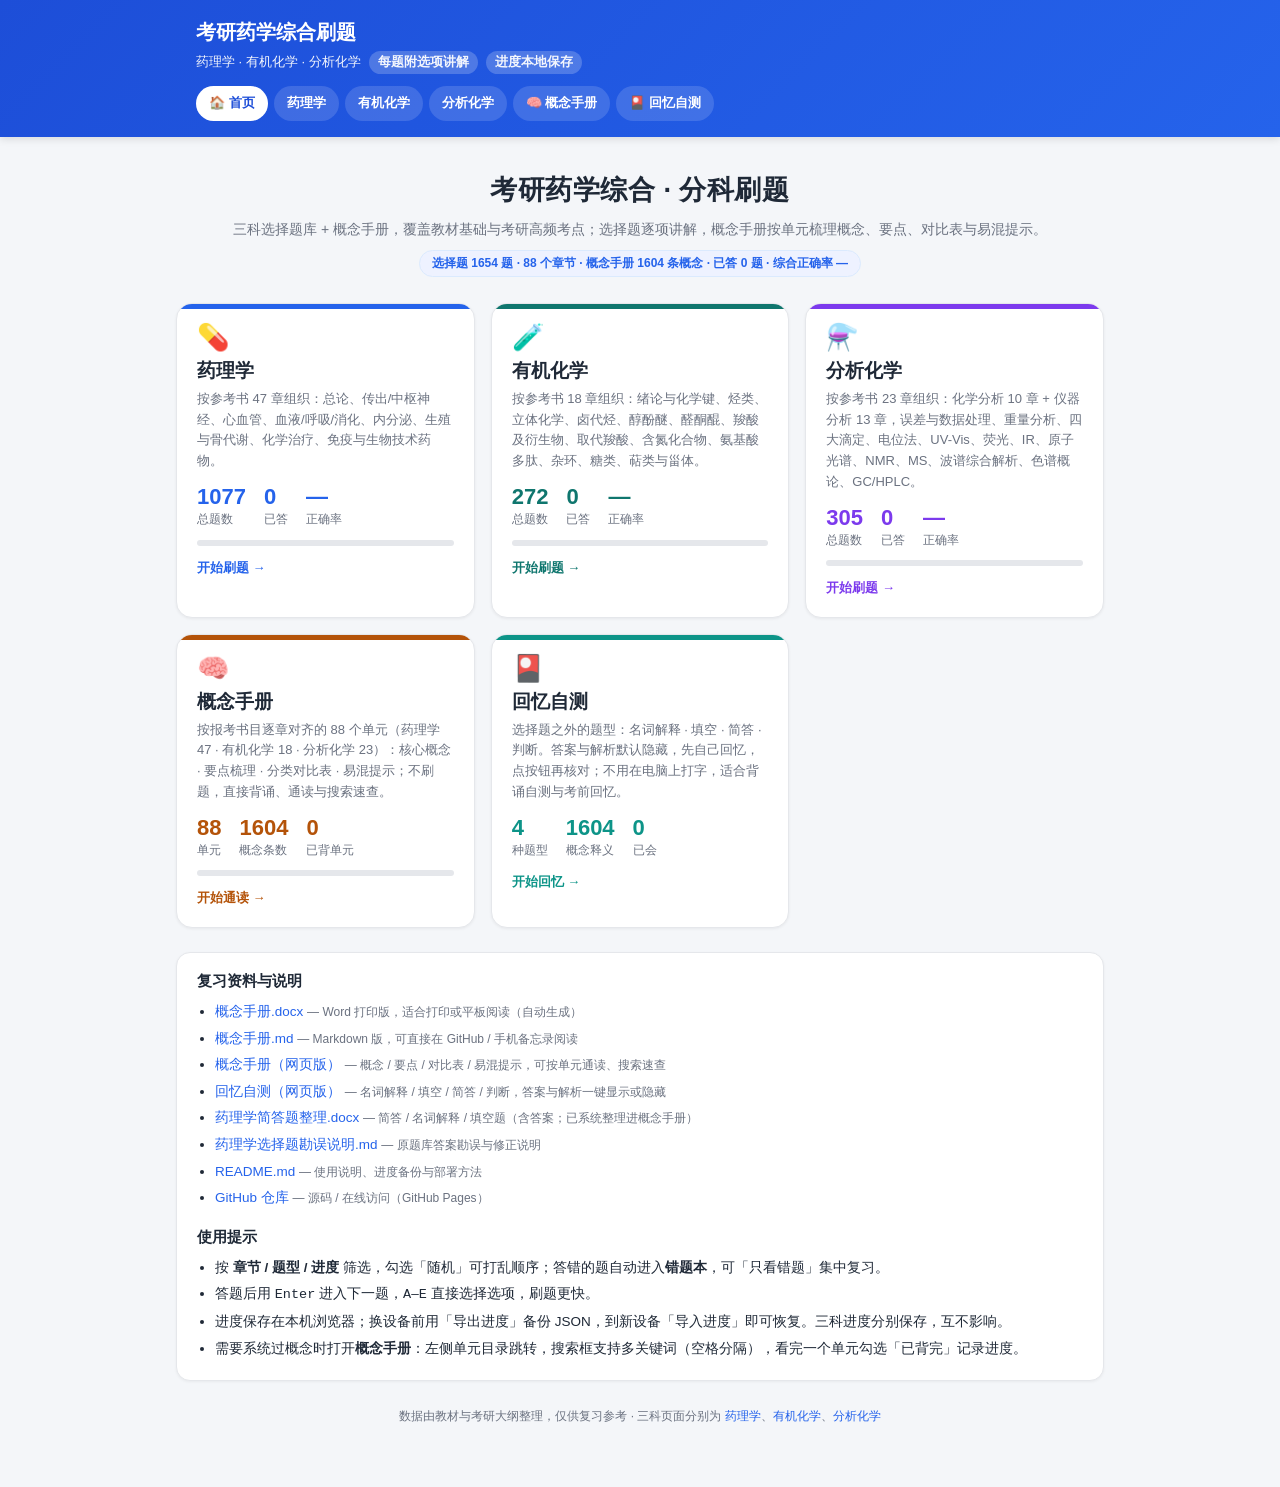
<file: index.html>
<!DOCTYPE html>
<html lang="zh-CN">
<head>
<meta charset="UTF-8">
<meta name="viewport" content="width=device-width, initial-scale=1.0">
<title>考研药学综合刷题 · 药理学 / 有机化学 / 分析化学</title>
<link rel="stylesheet" href="assets/quiz.css">
</head>
<body>
<header class="top">
  <div class="top-inner">
    <div>
      <h1>考研药学综合刷题</h1>
      <div class="sub">药理学 · 有机化学 · 分析化学<span class="pill">每题附选项讲解</span><span class="pill">进度本地保存</span></div>
    </div>
    <nav class="subject-nav">
      <a href="index.html" class="active">🏠 首页</a>
      <a href="pharm.html">药理学</a>
      <a href="organic.html">有机化学</a>
      <a href="analytical.html">分析化学</a>
      <a href="concept.html">🧠 概念手册</a>
      <a href="recall.html">🎴 回忆自测</a>
    </nav>
  </div>
</header>

<div class="hub-wrap">
  <div class="hero">
    <h1>考研药学综合 · 分科刷题</h1>
    <p>三科选择题库 + 概念手册，覆盖教材基础与考研高频考点；选择题逐项讲解，概念手册按单元梳理概念、要点、对比表与易混提示。</p>
    <div class="tag">选择题 <span id="grandTotal">—</span> 题 · <span id="grandChapters">—</span> 个章节 · 概念手册 <span id="grandConcept">—</span> 条概念 · 已答 <span id="grandAnswered">—</span> 题 · 综合正确率 <span id="grandRate">—</span></div>
  </div>

  <div class="subjects">
    <a class="subject-card" href="pharm.html" style="--card-accent:#2563eb">
      <div class="subject-emoji">💊</div>
      <h2>药理学</h2>
      <p class="desc">按参考书 47 章组织：总论、传出/中枢神经、心血管、血液/呼吸/消化、内分泌、生殖与骨代谢、化学治疗、免疫与生物技术药物。</p>
      <div class="mini-stats">
        <div class="mini-stat"><div class="n" id="total-pharm">—</div><div class="l">总题数</div></div>
        <div class="mini-stat"><div class="n" id="answered-pharm">—</div><div class="l">已答</div></div>
        <div class="mini-stat"><div class="n" id="rate-pharm">—</div><div class="l">正确率</div></div>
      </div>
      <div class="mini-bar"><div id="bar-pharm"></div></div>
      <div class="go">开始刷题 →</div>
    </a>

    <a class="subject-card" href="organic.html" style="--card-accent:#0f766e">
      <div class="subject-emoji">🧪</div>
      <h2>有机化学</h2>
      <p class="desc">按参考书 18 章组织：绪论与化学键、烃类、立体化学、卤代烃、醇酚醚、醛酮醌、羧酸及衍生物、取代羧酸、含氮化合物、氨基酸多肽、杂环、糖类、萜类与甾体。</p>
      <div class="mini-stats">
        <div class="mini-stat"><div class="n" id="total-organic">—</div><div class="l">总题数</div></div>
        <div class="mini-stat"><div class="n" id="answered-organic">—</div><div class="l">已答</div></div>
        <div class="mini-stat"><div class="n" id="rate-organic">—</div><div class="l">正确率</div></div>
      </div>
      <div class="mini-bar"><div id="bar-organic"></div></div>
      <div class="go">开始刷题 →</div>
    </a>

    <a class="subject-card" href="analytical.html" style="--card-accent:#7c3aed">
      <div class="subject-emoji">⚗️</div>
      <h2>分析化学</h2>
      <p class="desc">按参考书 23 章组织：化学分析 10 章 + 仪器分析 13 章，误差与数据处理、重量分析、四大滴定、电位法、UV-Vis、荧光、IR、原子光谱、NMR、MS、波谱综合解析、色谱概论、GC/HPLC。</p>
      <div class="mini-stats">
        <div class="mini-stat"><div class="n" id="total-analytical">—</div><div class="l">总题数</div></div>
        <div class="mini-stat"><div class="n" id="answered-analytical">—</div><div class="l">已答</div></div>
        <div class="mini-stat"><div class="n" id="rate-analytical">—</div><div class="l">正确率</div></div>
      </div>
      <div class="mini-bar"><div id="bar-analytical"></div></div>
      <div class="go">开始刷题 →</div>
    </a>

    <a class="subject-card" href="concept.html" style="--card-accent:#b45309">
      <div class="subject-emoji">🧠</div>
      <h2>概念手册</h2>
      <p class="desc">按报考书目逐章对齐的 88 个单元（药理学 47 · 有机化学 18 · 分析化学 23）：核心概念 · 要点梳理 · 分类对比表 · 易混提示；不刷题，直接背诵、通读与搜索速查。</p>
      <div class="mini-stats">
        <div class="mini-stat"><div class="n" id="total-handbook">—</div><div class="l">单元</div></div>
        <div class="mini-stat"><div class="n" id="defs-handbook">—</div><div class="l">概念条数</div></div>
        <div class="mini-stat"><div class="n" id="learned-handbook">—</div><div class="l">已背单元</div></div>
      </div>
      <div class="mini-bar"><div id="bar-handbook"></div></div>
      <div class="go">开始通读 →</div>
    </a>

    <a class="subject-card" href="recall.html" style="--card-accent:#0d9488">
      <div class="subject-emoji">🎴</div>
      <h2>回忆自测</h2>
      <p class="desc">选择题之外的题型：名词解释 · 填空 · 简答 · 判断。答案与解析默认隐藏，先自己回忆，点按钮再核对；不用在电脑上打字，适合背诵自测与考前回忆。</p>
      <div class="mini-stats">
        <div class="mini-stat"><div class="n">4</div><div class="l">种题型</div></div>
        <div class="mini-stat"><div class="n" id="recall-defs">—</div><div class="l">概念释义</div></div>
        <div class="mini-stat"><div class="n" id="recall-known">—</div><div class="l">已会</div></div>
      </div>
      <div class="go">开始回忆 →</div>
    </a>
  </div>

  <div class="resources">
    <h3>复习资料与说明</h3>
    <ul>
      <li><a href="概念手册.docx">概念手册.docx</a> <span class="meta">— Word 打印版，适合打印或平板阅读（自动生成）</span></li>
      <li><a href="概念手册.md">概念手册.md</a> <span class="meta">— Markdown 版，可直接在 GitHub / 手机备忘录阅读</span></li>
      <li><a href="concept.html">概念手册（网页版）</a> <span class="meta">— 概念 / 要点 / 对比表 / 易混提示，可按单元通读、搜索速查</span></li>
      <li><a href="recall.html">回忆自测（网页版）</a> <span class="meta">— 名词解释 / 填空 / 简答 / 判断，答案与解析一键显示或隐藏</span></li>
      <li><a href="药理学简答题整理.docx">药理学简答题整理.docx</a> <span class="meta">— 简答 / 名词解释 / 填空题（含答案；已系统整理进概念手册）</span></li>
      <li><a href="药理学选择题勘误说明.md">药理学选择题勘误说明.md</a> <span class="meta">— 原题库答案勘误与修正说明</span></li>
      <li><a href="README.md">README.md</a> <span class="meta">— 使用说明、进度备份与部署方法</span></li>
      <li><a href="https://github.com/bennetgreen-bilibili/shuatizhushou" target="_blank" rel="noopener">GitHub 仓库</a> <span class="meta">— 源码 / 在线访问（GitHub Pages）</span></li>
    </ul>
    <h3 style="margin-top:16px">使用提示</h3>
    <ul>
      <li>按 <b>章节 / 题型 / 进度</b> 筛选，勾选「随机」可打乱顺序；答错的题自动进入<b>错题本</b>，可「只看错题」集中复习。</li>
      <li>答题后用 <kbd>Enter</kbd> 进入下一题，<kbd>A</kbd>–<kbd>E</kbd> 直接选择选项，刷题更快。</li>
      <li>进度保存在本机浏览器；换设备前用「导出进度」备份 JSON，到新设备「导入进度」即可恢复。三科进度分别保存，互不影响。</li>
      <li>需要系统过概念时打开<b>概念手册</b>：左侧单元目录跳转，搜索框支持多关键词（空格分隔），看完一个单元勾选「已背完」记录进度。</li>
    </ul>
  </div>

  <div class="hub-foot">
    数据由教材与考研大纲整理，仅供复习参考 · 三科页面分别为
    <a href="pharm.html">药理学</a>、<a href="organic.html">有机化学</a>、<a href="analytical.html">分析化学</a>
  </div>
</div>

<script src="data/pharm.js"></script>
<script src="data/organic.js"></script>
<script src="data/analytical.js"></script>
<script src="data/handbook-pharm.js"></script>
<script src="data/handbook-organic.js"></script>
<script src="data/handbook-analytical.js"></script>
<script>
(function(){
  var SUBJECTS = [
    { id: "pharm", data: ["PHARM_DATA"], key: "pharm_progress_v3" },
    { id: "organic", data: ["ORGANIC_DATA"], key: "organic_progress_v3" },
    { id: "analytical", data: ["ANALYTICAL_DATA"], key: "analytical_progress_v3" }
  ];
  function gather(names){
    var chapters = [];
    names.forEach(function(n){
      var d = window[n];
      if(d && d.chapters && d.chapters.length) chapters = chapters.concat(d.chapters);
    });
    return chapters;
  }
  function subjectStats(chapters, key){
    var total = 0, ids = {};
    chapters.forEach(function(ch){
      (ch.questions || []).forEach(function(q){ total++; ids[q.id] = 1; });
    });
    var answered = 0, attempts = 0, correct = 0;
    try{
      var p = JSON.parse(localStorage.getItem(key) || "null");
      if(p && p.stats){
        Object.keys(p.stats).forEach(function(id){
          if(!ids[id]) return;
          var st = p.stats[id] || {};
          var c = st.c || 0, w = st.w || 0;
          if(c + w > 0){ answered++; attempts += c + w; correct += c; }
        });
      }
    }catch(e){}
    return { total: total, answered: answered, attempts: attempts, correct: correct,
             rate: attempts ? Math.round(correct / attempts * 100) : null };
  }
  function setText(id, text){ var el = document.getElementById(id); if(el) el.textContent = text; }
  var grand = { total: 0, answered: 0, attempts: 0, correct: 0 };
  SUBJECTS.forEach(function(s){
    var chapters = gather(s.data);
    var st = subjectStats(chapters, s.key);
    setText("total-" + s.id, st.total || "—");
    setText("answered-" + s.id, st.answered);
    setText("rate-" + s.id, st.rate === null ? "—" : st.rate + "%");
    var bar = document.getElementById("bar-" + s.id);
    if(bar) bar.style.width = (st.total ? Math.round(st.answered / st.total * 100) : 0) + "%";
    grand.total += st.total; grand.answered += st.answered;
    grand.attempts += st.attempts; grand.correct += st.correct;
  });
  setText("grandTotal", grand.total || "—");
  var HANDBOOK = [
    { data: "HANDBOOK_PHARM", key: "handbook_pharm_v2" },
    { data: "HANDBOOK_ORGANIC", key: "handbook_organic_v2" },
    { data: "HANDBOOK_ANALYTICAL", key: "handbook_analytical_v2" }
  ];
  var hbUnits = 0, hbDefs = 0, hbLearned = 0;
  HANDBOOK.forEach(function(s){
    var d = window[s.data];
    if(!d || !d.chapters) return;
    hbUnits += d.chapters.length;
    d.chapters.forEach(function(ch){
      (ch.blocks || []).forEach(function(b){
        if(b.t === "defs") hbDefs += (b.items || []).length;
      });
    });
    try{
      var p = JSON.parse(localStorage.getItem(s.key) || "null");
      if(p && Array.isArray(p.learned)) hbLearned += p.learned.length;
    }catch(e){}
  });
  setText("grandConcept", hbDefs || "—");
  setText("recall-defs", hbDefs || "—");
  var recallKnown = 0;
  ["recall_pharm_v1", "recall_organic_v1", "recall_analytical_v1"].forEach(function (k) {
    try {
      var rp = JSON.parse(localStorage.getItem(k) || "null");
      if (rp && Array.isArray(rp.known)) recallKnown += rp.known.length;
    } catch (e) {}
  });
  setText("recall-known", recallKnown);
  setText("total-handbook", hbUnits || "—");
  setText("defs-handbook", hbDefs || "—");
  setText("learned-handbook", hbLearned);
  var hbar = document.getElementById("bar-handbook");
  if(hbar) hbar.style.width = (hbUnits ? Math.round(hbLearned / hbUnits * 100) : 0) + "%";
  var chapCount = 0;
  SUBJECTS.forEach(function(s){ chapCount += gather(s.data).length; });
  setText("grandChapters", chapCount || "—");
  setText("grandAnswered", grand.answered);
  setText("grandRate", grand.attempts ? Math.round(grand.correct / grand.attempts * 100) + "%" : "—");
})();
</script>
</body>
</html>
</file>
<file: assets/quiz.css>
:root{
  --bg:#f4f6f9; --card:#ffffff; --ink:#1f2937; --sub:#6b7280;
  --brand:#2563eb; --brand-2:#1d4ed8; --ok:#16a34a; --ok-bg:#ecfdf5;
  --bad:#dc2626; --bad-bg:#fef2f2; --line:#e5e7eb; --accent:#f59e0b;
}
*{box-sizing:border-box}
body{margin:0;font-family:-apple-system,"Segoe UI","Microsoft YaHei","PingFang SC",sans-serif;background:var(--bg);color:var(--ink);line-height:1.6}
.top{background:linear-gradient(135deg,var(--brand-2),var(--brand));color:#fff;padding:16px 0;box-shadow:0 2px 8px rgba(0,0,0,.12)}
.top-inner{max-width:920px;margin:0 auto;padding:0 16px;display:flex;flex-wrap:wrap;gap:12px 18px;align-items:center;justify-content:space-between}
.top h1{margin:0;font-size:20px;font-weight:700}
.top .sub{margin:3px 0 0;font-size:13px;opacity:.95}
.top .sub .pill{background:rgba(255,255,255,.22);padding:1px 9px;border-radius:999px;margin-left:8px;font-weight:600;display:inline-block;white-space:nowrap}
.subject-nav{display:flex;gap:6px;flex-wrap:wrap}
.subject-nav a{color:#fff;text-decoration:none;font-size:13px;padding:6px 12px;border-radius:999px;background:rgba(255,255,255,.14);border:1px solid transparent;font-weight:600;transition:background .15s}
.subject-nav a:hover{background:rgba(255,255,255,.28)}
.subject-nav a.active{background:#fff;color:var(--brand-2)}
.wrap{max-width:920px;margin:0 auto;padding:20px 16px 60px}
.controls{background:var(--card);border:1px solid var(--line);border-radius:12px;padding:14px 16px;display:flex;flex-wrap:wrap;gap:10px 12px;align-items:center;margin-bottom:16px;box-shadow:0 1px 3px rgba(0,0,0,.05)}
.controls label{font-size:13px;color:var(--sub);display:inline-flex;align-items:center;gap:5px;cursor:pointer}
.controls select,.controls button{font-size:14px;padding:8px 12px;border-radius:8px;border:1px solid var(--line);background:#fff;color:var(--ink);cursor:pointer}
.controls select{max-width:330px}
.controls button:hover{border-color:var(--brand)}
.btn-primary{background:var(--brand)!important;color:#fff!important;border:none!important;font-weight:600}
.btn-primary:hover{background:var(--brand-2)!important}
.btn-ghost{background:#fff!important}
.btn-danger{color:var(--bad)!important;border-color:#fecaca!important}
.btn-danger:hover{border-color:var(--bad)!important}
.badge{display:inline-block;font-size:12px;padding:2px 8px;border-radius:999px;background:#eef2ff;color:var(--brand);font-weight:600;margin-right:6px;vertical-align:2px}
.badge.X{background:#fef3c7;color:#b45309}
.badge.C{background:#fce7f3;color:#be185d}
.badge.B{background:#e0f2fe;color:#0369a1}
.badge.wrong-tag{background:var(--bad-bg);color:var(--bad)}
.badge.ok-tag{background:var(--ok-bg);color:var(--ok)}
.badge.new-tag{background:#f3f4f6;color:#9ca3af}
.progress{height:6px;background:var(--line);border-radius:999px;overflow:hidden;margin-bottom:16px}
.progress>div{height:100%;background:var(--brand);transition:width .2s}
.card{background:var(--card);border:1px solid var(--line);border-radius:14px;padding:20px 22px;box-shadow:0 1px 3px rgba(0,0,0,.05);margin-bottom:16px}
.q-head{display:flex;justify-content:space-between;align-items:baseline;gap:10px;margin-bottom:10px}
.q-meta{font-size:13px;color:var(--sub)}
.stem{font-size:17px;font-weight:600;margin-bottom:6px;white-space:pre-wrap}
.opt{display:flex;align-items:flex-start;gap:10px;border:1.5px solid var(--line);border-radius:10px;padding:11px 14px;margin:8px 0;cursor:pointer;transition:all .12s;background:#fff}
.opt:hover{border-color:var(--brand);background:#f8faff}
.opt .k{flex:none;width:26px;height:26px;border-radius:50%;background:#eef2ff;color:var(--brand);font-weight:700;display:flex;align-items:center;justify-content:center;font-size:14px}
.opt .t{font-size:15px;word-break:break-word;white-space:pre-wrap}
.opt.selected{border-color:var(--brand);background:#eef4ff;box-shadow:0 0 0 1px var(--brand)}
.opt.correct{border-color:var(--ok);background:var(--ok-bg)}
.opt.correct .k{background:var(--ok);color:#fff}
.opt.wrong{border-color:var(--bad);background:var(--bad-bg)}
.opt.wrong .k{background:var(--bad);color:#fff}
.opt.disabled{cursor:default}
.actions{display:flex;flex-wrap:wrap;gap:10px;margin-top:14px}
.actions button{font-size:15px;padding:10px 18px;border-radius:10px;border:1px solid var(--line);background:#fff;cursor:pointer;font-weight:600}
.actions button:hover{border-color:var(--brand)}
.explain{display:none;margin-top:16px;border-top:1px dashed var(--line);padding-top:14px}
.explain.show{display:block}
.explain .verdict{font-size:16px;font-weight:700;margin-bottom:10px}
.explain .verdict.ok{color:var(--ok)}
.explain .verdict.no{color:var(--bad)}
.explain .rationale{background:#f8fafc;border-left:4px solid var(--brand);padding:10px 14px;border-radius:8px;margin-bottom:12px;font-size:14px}
.exp-item{display:flex;gap:8px;padding:6px 0;border-bottom:1px solid #f1f5f9;font-size:14px}
.exp-item:last-child{border-bottom:none}
.exp-item .ek{flex:none;width:22px;height:22px;border-radius:6px;background:#eef2ff;color:var(--brand);font-weight:700;display:flex;align-items:center;justify-content:center;font-size:13px}
.exp-item.is-ok .ek{background:var(--ok);color:#fff}
.exp-item.is-no .ek{background:var(--bad);color:#fff}
.wrong-note{margin-top:10px;font-size:13px;color:var(--sub);background:#fff7ed;border:1px solid #fed7aa;padding:8px 12px;border-radius:8px;display:none}
.wrong-note.show{display:block}
.summary{display:none}
.summary.show{display:block}
.stat-row{display:flex;gap:16px;flex-wrap:wrap;margin-bottom:14px}
.stat{flex:1;min-width:120px;background:#f8fafc;border:1px solid var(--line);border-radius:10px;padding:14px;text-align:center}
.stat .n{font-size:26px;font-weight:800;color:var(--brand)}
.stat .l{font-size:13px;color:var(--sub)}
.empty{padding:40px;text-align:center;color:var(--sub)}
.empty .big{font-size:40px;margin-bottom:8px}
.foot{color:var(--sub);font-size:12px;text-align:center;margin-top:20px;line-height:1.9}
.hint{font-size:13px;color:var(--sub);margin-top:6px}
.hint kbd{background:#f3f4f6;border:1px solid var(--line);border-bottom-width:2px;border-radius:4px;padding:0 5px;font-size:12px;font-family:inherit}
@media(max-width:600px){
  .stem{font-size:16px}.opt .t{font-size:14px}
  .controls{flex-direction:column;align-items:stretch}
  .controls select{max-width:none}
}

/* ---------- 首页 hub ---------- */
.hub-wrap{max-width:960px;margin:0 auto;padding:28px 16px 60px}
.hero{text-align:center;margin:4px 0 26px}
.hero h1{font-size:27px;margin:0 0 6px;letter-spacing:.5px}
.hero p{color:var(--sub);margin:0;font-size:14px}
.hero .tag{display:inline-block;margin-top:10px;font-size:12px;font-weight:700;color:var(--brand);background:#eef2ff;border:1px solid #dbeafe;border-radius:999px;padding:3px 12px}
.subjects{display:grid;grid-template-columns:repeat(auto-fit,minmax(250px,1fr));gap:16px;margin:24px 0}
.subject-card{display:block;text-decoration:none;color:inherit;background:#fff;border:1px solid var(--line);border-radius:16px;padding:20px 20px 18px;box-shadow:0 1px 3px rgba(0,0,0,.06);position:relative;overflow:hidden;transition:transform .15s,box-shadow .15s}
.subject-card:hover{transform:translateY(-3px);box-shadow:0 10px 24px rgba(15,23,42,.12)}
.subject-card::before{content:"";position:absolute;left:0;top:0;right:0;height:5px;background:var(--card-accent,#2563eb)}
.subject-emoji{font-size:26px;line-height:1}
.subject-card h2{margin:6px 0 2px;font-size:19px}
.subject-card .desc{margin:0 0 12px;font-size:13px;color:var(--sub)}
.mini-stats{display:flex;gap:18px;margin-bottom:10px}
.mini-stat .n{font-size:22px;font-weight:800;color:var(--card-accent,#2563eb);line-height:1.2}
.mini-stat .l{font-size:12px;color:var(--sub)}
.mini-bar{height:6px;background:var(--line);border-radius:999px;overflow:hidden}
.mini-bar>div{height:100%;background:var(--card-accent,#2563eb);width:0;transition:width .3s}
.subject-card .go{margin-top:12px;font-size:13px;font-weight:700;color:var(--card-accent,#2563eb)}
.resources{background:#fff;border:1px solid var(--line);border-radius:14px;padding:16px 20px;box-shadow:0 1px 3px rgba(0,0,0,.05)}
.resources h3{margin:0 0 8px;font-size:15px}
.resources ul{margin:0;padding-left:18px}
.resources li{font-size:13.5px;margin:5px 0;color:var(--ink)}
.resources a{color:var(--brand);text-decoration:none}
.resources a:hover{text-decoration:underline}
.resources .meta{color:var(--sub);font-size:12px}
.hub-foot{color:var(--sub);font-size:12px;text-align:center;margin-top:24px;line-height:1.9}
.hub-foot a{color:var(--brand);text-decoration:none}
</file>
